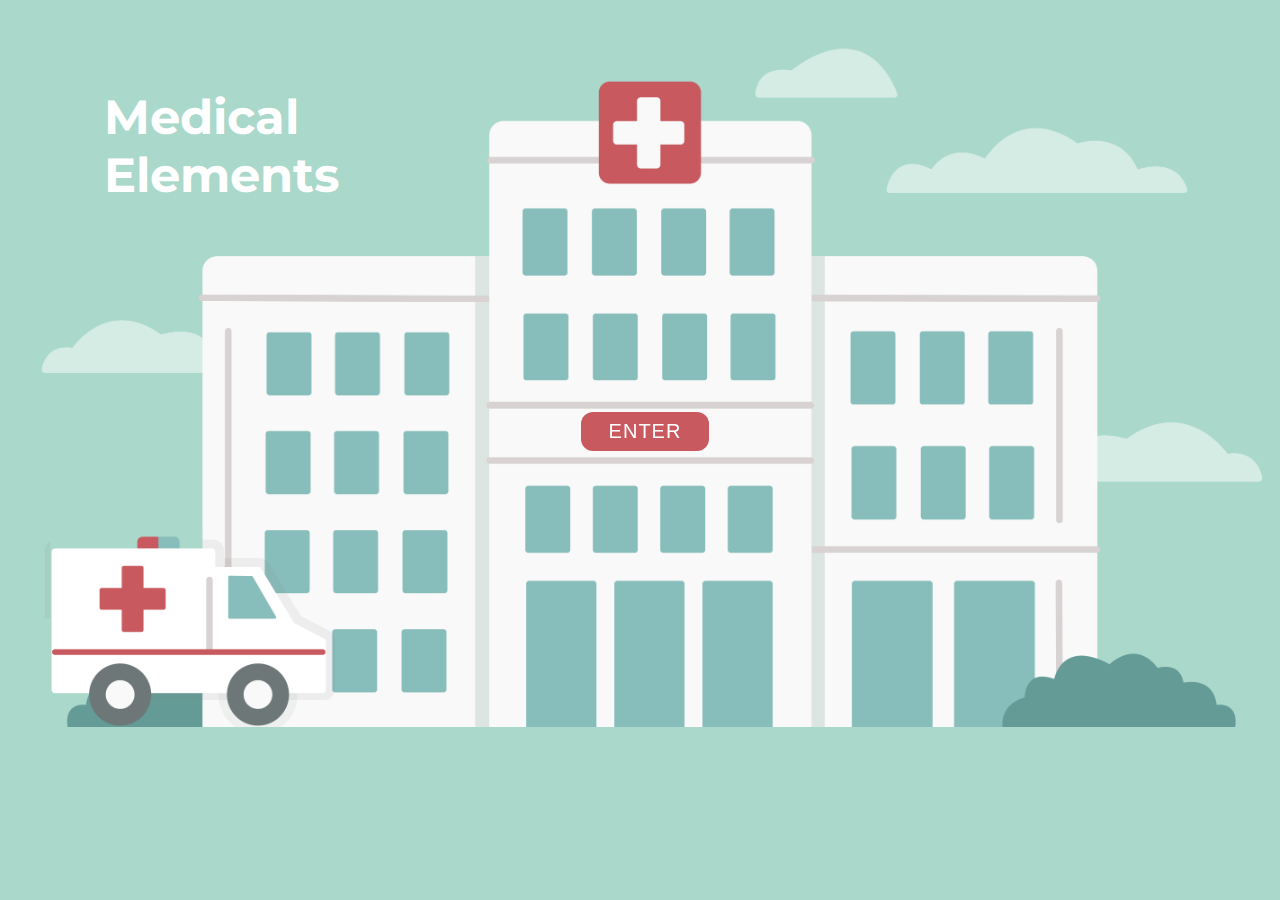
<file: index.html>
<html>
<head>
  <meta charset="utf-8">
  <title>Elements </title>
  <meta content="width=device-width, initial-scale=1" name="viewport">
    
    <link href="css/style.css" rel="stylesheet" type="text/css"> <link>
    <link href="https://fonts.googleapis.com/css?family=Montserrat" rel="stylesheet">
    
    </head>
    
    <body>
        
       <img src='images/splash1.png'img class="splash">
        <h1>Medical <br> Elements</h1> 
       
     <a href="home.html"><button type="button" class="button1 grow-1" >Enter</button></a> 
    </body>
            
            
    
     
    </html>
</file>
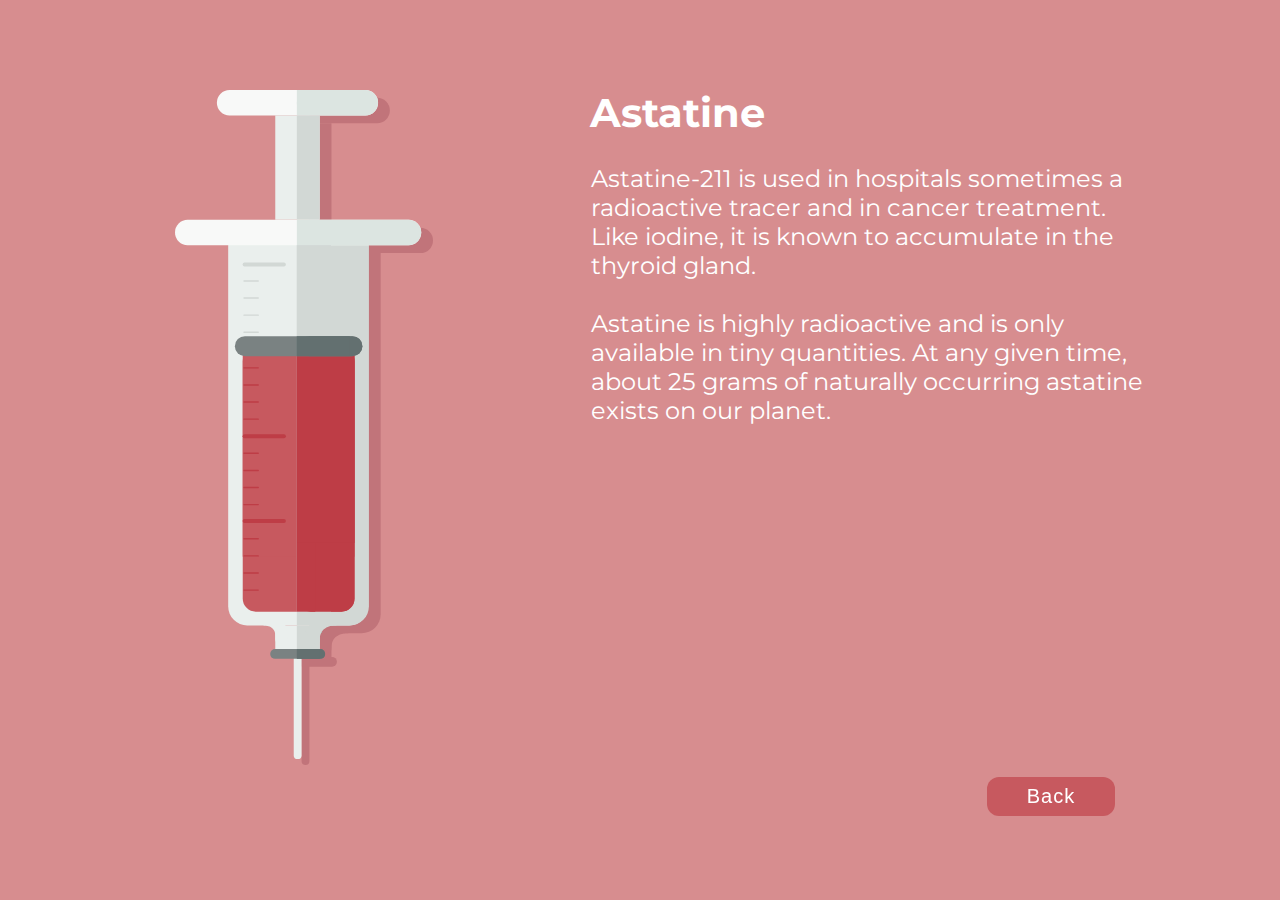
<file: astatine.html>
<html>

  
  <head>
  <meta charset="utf-8">
  <title>Elements </title>
  <meta content="width=device-width, initial-scale=1" name="viewport">
    
    <link href="css/style.css" rel="stylesheet" type="text/css"> <link>
    <link href="https://fonts.googleapis.com/css?family=Montserrat" rel="stylesheet">
    
    </head>
    
    <body class="pinkbody">
   <img src="images/astatine.svg" img class="astatine1">
   
     <h3> Astatine</h3>
     
     
        <p>Astatine-211 is used in hospitals sometimes a radioactive tracer and in cancer treatment. Like iodine, it is known to accumulate in the thyroid gland. <br> <br> Astatine is highly radioactive and is only available in tiny quantities. At any given time, about 25 grams of naturally occurring astatine exists on our planet.  </p>
        
        <a href="home.html"><button type="button" class="button2 grow-1" >Back</button></a>
        
    </body>

</html>
</file>
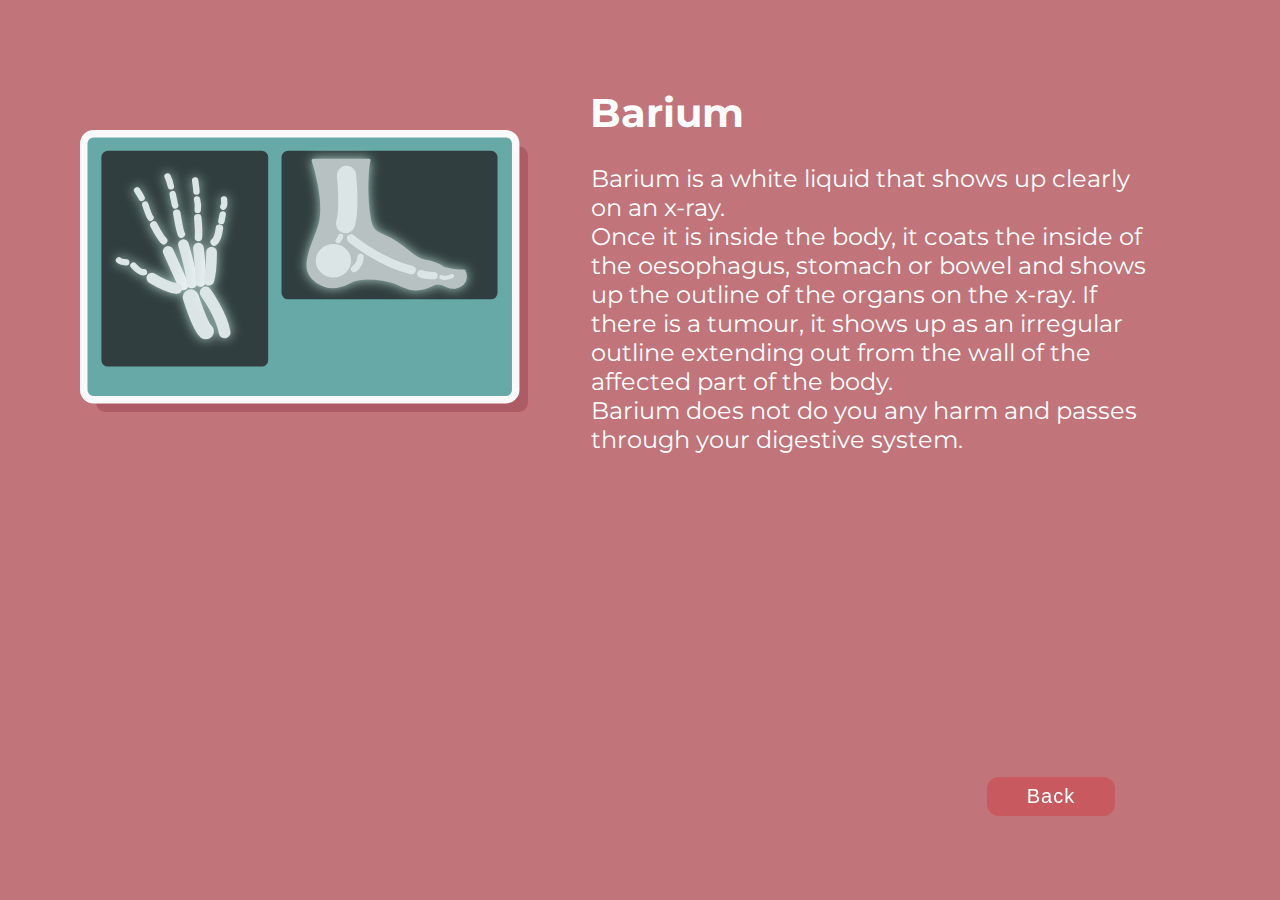
<file: barium.html>
<html>

  
  <head>
  <meta charset="utf-8">
  <title>Elements </title>
  <meta content="width=device-width, initial-scale=1" name="viewport">
    
    <link href="css/style.css" rel="stylesheet" type="text/css"> <link>
    <link href="https://fonts.googleapis.com/css?family=Montserrat" rel="stylesheet">
    
    </head>
    
    <body class="redbody">
   <img src="images/xray1.svg" img class="barium1">
   
     <h3> Barium</h3>
     
     
        <p>Barium is a white liquid that shows up clearly on an x-ray. <br>Once it is inside the body, it coats the inside of the oesophagus, stomach or bowel and shows up the outline of the organs on the x-ray.

If there is a tumour, it shows up as an irregular outline extending out from the wall of the affected part of the body.<br>

Barium does not do you any harm and passes through your digestive system. </p>
        
        <a href="home.html"><button type="button" class="button2 grow-1" >Back</button></a>
        
    </body>

</html>
</file>
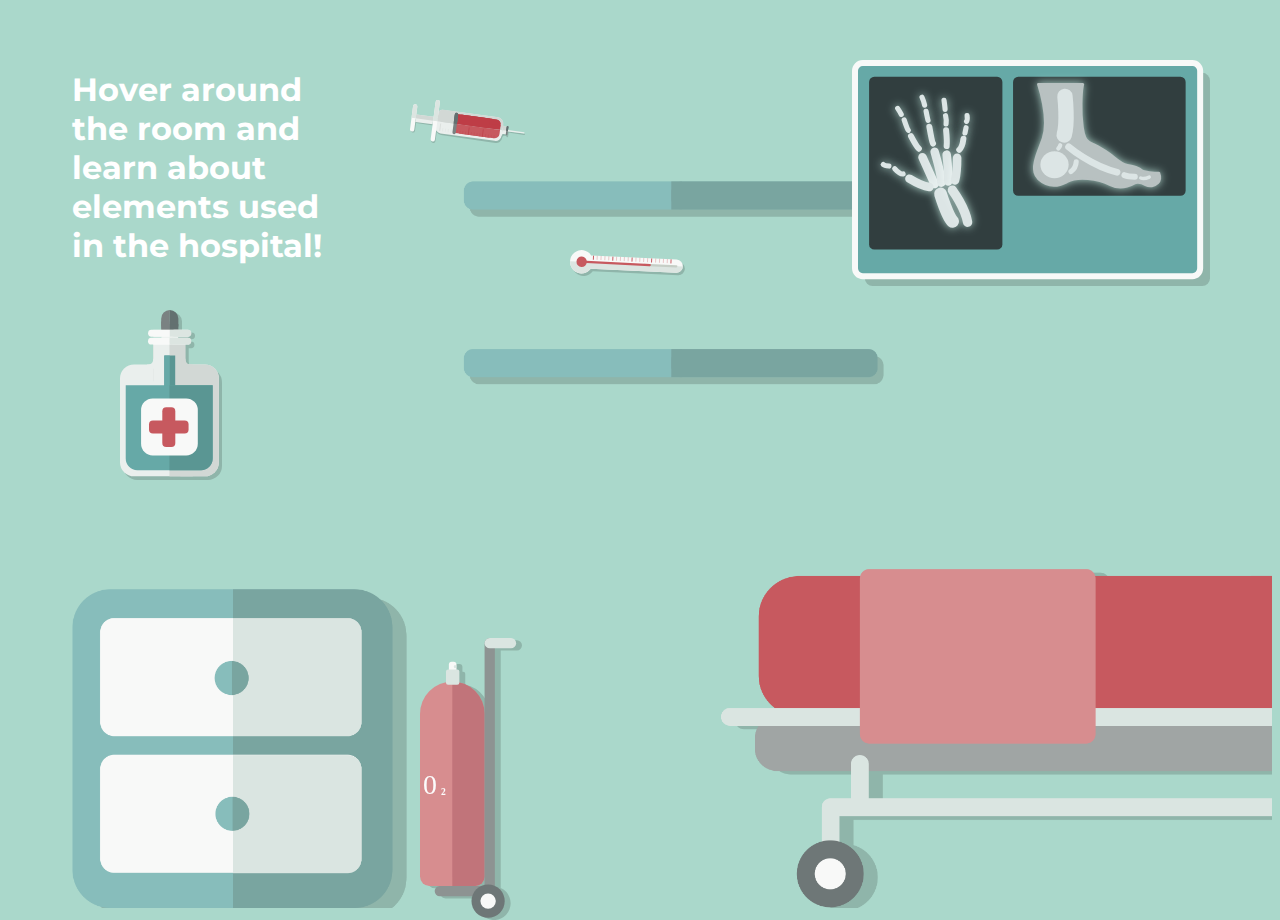
<file: home.html>
<html>
<head>
  <meta charset="utf-8">
  <title>Elements </title>
  <meta content="width=device-width, initial-scale=1" name="viewport">
    
    <link href="css/style.css" rel="stylesheet" type="text/css"> <link>
    <link href="https://fonts.googleapis.com/css?family=Montserrat" rel="stylesheet">
    
    </head>
    
    <body>
       <div class="whole">
        
      
        <h2>Hover around <br>the room and <br>learn about <br>elements used <br>in the hospital! </h2> 
        
        
        <a href="iodine.html"><img src="images/disinfectant.svg" img class="iodine grow-1"></a>
        <a href="astatine.html"><img src="images/syringe.svg" img class="syringe grow-1"></a>   
        <a href="mercury.html"><img src="images/thermometer.svg" img class="thermometer grow-1"></a> 
        <a href="oxygen.html"><img src="images/oxygen.svg" img class="oxygen grow-1"></a>  
         <a href="barium.html"><img src="images/xray.svg" img class="xray grow-1"></a>  
      
            </div>
           
            </body>
    </html>
</file>
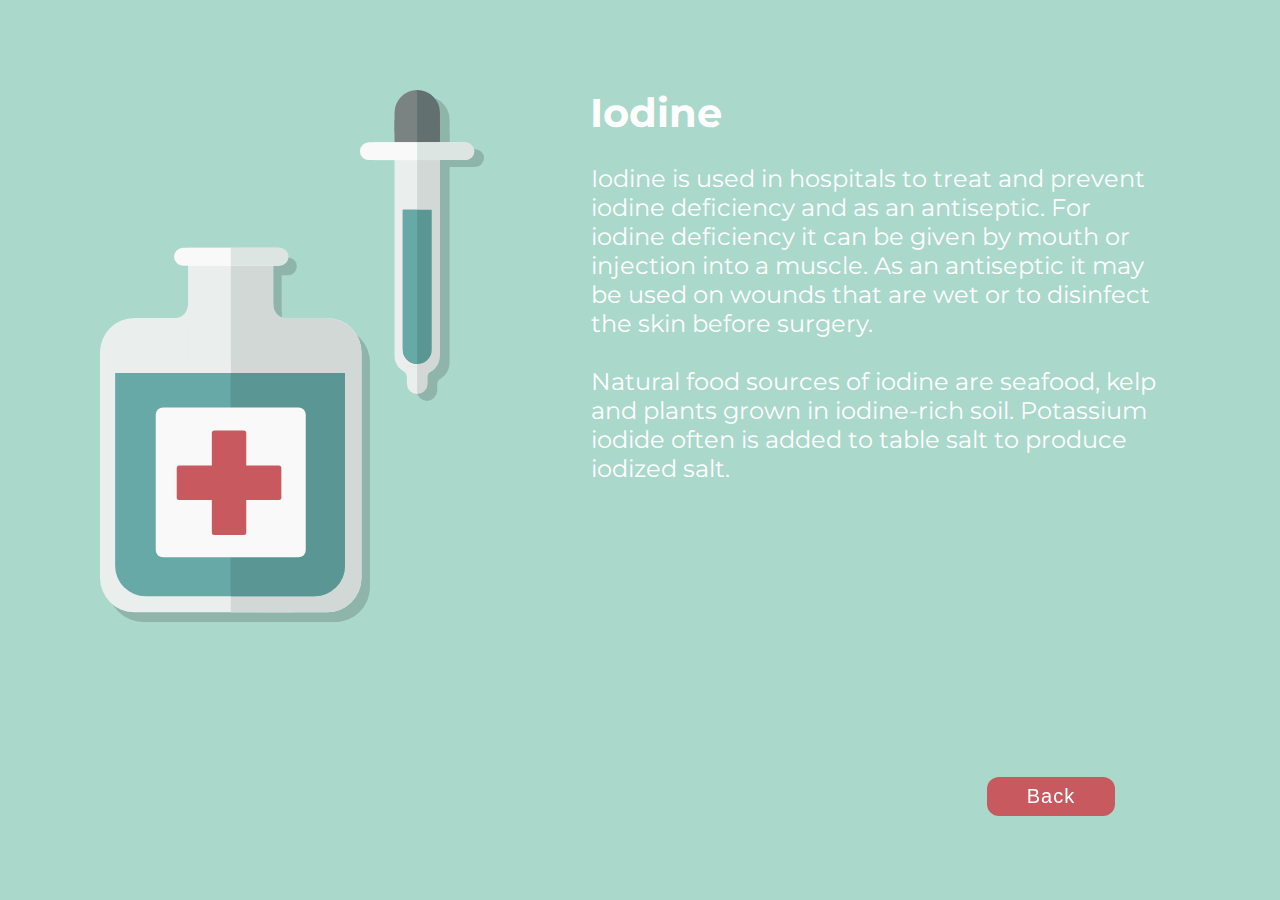
<file: iodine.html>
<html>

  
  <head>
  <meta charset="utf-8">
  <title>Elements </title>
  <meta content="width=device-width, initial-scale=1" name="viewport">
    
    <link href="css/style.css" rel="stylesheet" type="text/css"> <link>
    <link href="https://fonts.googleapis.com/css?family=Montserrat" rel="stylesheet">
    
    </head>
    
    <body>
   <img src="images/iodine.svg" img class="iodine1">
   
     <h3> Iodine</h3>
     
     
        <p>Iodine is used in hospitals to treat and prevent iodine deficiency and as an antiseptic. For iodine deficiency it can be given by mouth or injection into a muscle. As an antiseptic it may be used on wounds that are wet or to disinfect the skin before surgery.<br> <br> Natural food sources of iodine are seafood, kelp and plants grown in iodine-rich soil. Potassium iodide often is added to table salt to produce iodized salt.  </p>
        
        <a href="home.html"><button type="button" class="button2 grow-1" >Back</button></a>
        
    </body>

</html>
</file>
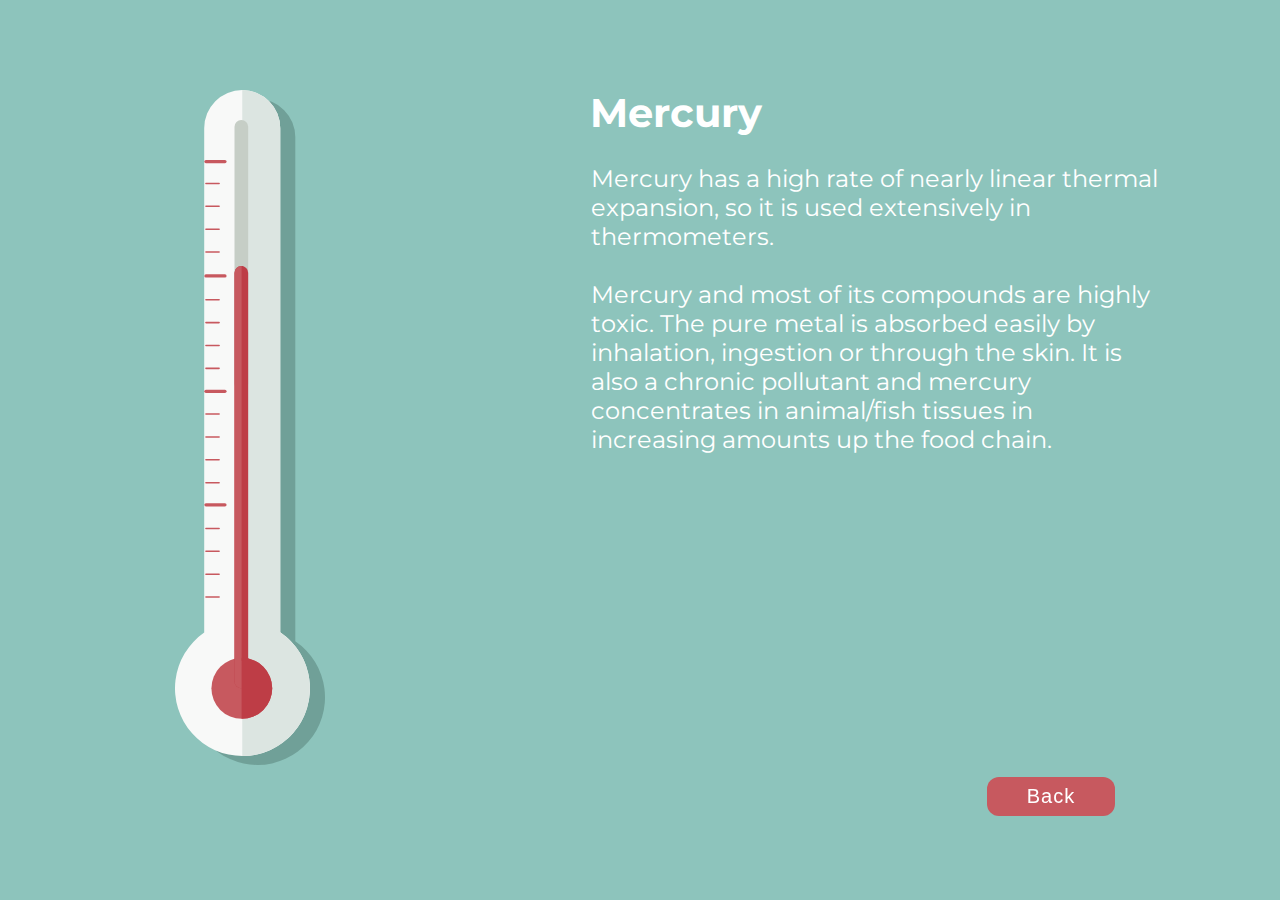
<file: mercury.html>
<html>

  
  <head>
  <meta charset="utf-8">
  <title>Elements </title>
  <meta content="width=device-width, initial-scale=1" name="viewport">
    
    <link href="css/style.css" rel="stylesheet" type="text/css"> <link>
    <link href="https://fonts.googleapis.com/css?family=Montserrat" rel="stylesheet">
    
    </head>
    
    <body class="greenbody">
   <img src="images/barium.svg" img class="astatine1">
   
     <h3> Mercury</h3>
     
     
        <p>Mercury has a high rate of nearly linear thermal expansion, so it is used extensively in thermometers.<br> <br> Mercury and most of its compounds are highly toxic.

The pure metal is absorbed easily by inhalation, ingestion or through the skin.

It is also a chronic pollutant and mercury concentrates in animal/fish tissues in increasing amounts up the food chain.  </p>
        
        <a href="home.html"><button type="button" class="button2 grow-1" >Back</button></a>
        
    </body>

</html>
</file>
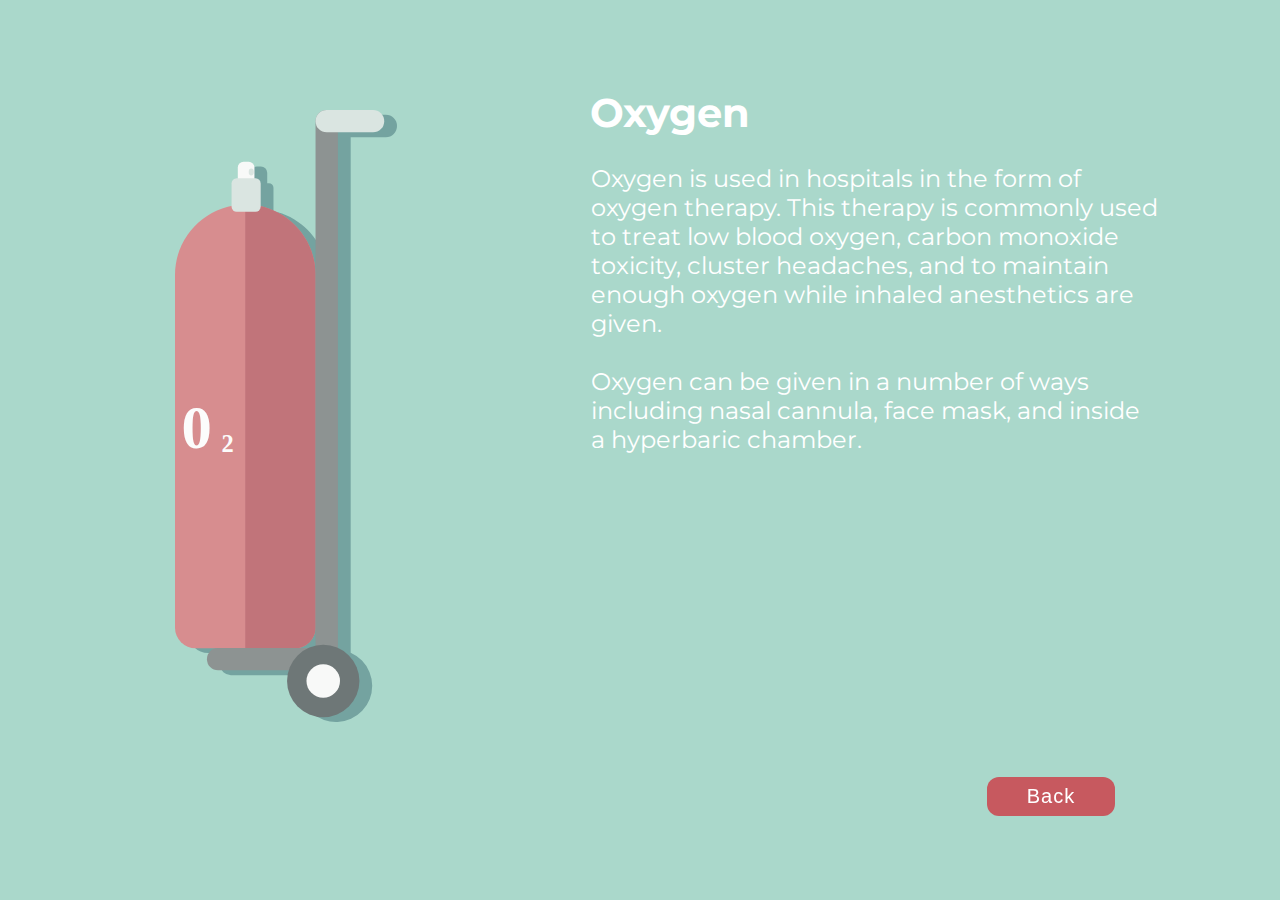
<file: oxygen.html>
<html>

  
  <head>
  <meta charset="utf-8">
  <title>Elements </title>
  <meta content="width=device-width, initial-scale=1" name="viewport">
    
    <link href="css/style.css" rel="stylesheet" type="text/css"> <link>
    <link href="https://fonts.googleapis.com/css?family=Montserrat" rel="stylesheet">
    
    </head>
    
    <body>
   <img src="images/oxygen1.svg" img class="oxygen1">
   
     <h3> Oxygen</h3>
     
     
        <p class="oxygenp">Oxygen is used in hospitals in the form of oxygen therapy. This therapy is commonly used to treat low blood oxygen, carbon monoxide toxicity, cluster headaches, and to maintain enough oxygen while inhaled anesthetics are given. <br> <br> Oxygen can be given in a number of ways including nasal cannula, face mask, and inside a hyperbaric chamber.  </p>
        
        <a href="home.html"><button type="button" class="button2 grow-1" >Back</button></a>
        
    </body>

</html>
</file>
<file: css/style.css>
body {background-color:#AAD8CB; }

.pinkbody {background-color:#d78d8f;}

.greenbody {background-color: #8dc4bc;}

.redbody {background-color: #c1747a;}
.splash {width: 100%;
position: absolute;}

h1 { font-family: 'Montserrat', sans-serif;
    color: white;
    position: absolute;
    font-size: 3em;
padding-left: 2em;
padding-top: 1em;}

h2 { font-family: 'Montserrat', sans-serif;
    color: white;
    position: absolute;
    font-size: 2em;
padding-left: 2em;
padding-top: 1.1em;}

h3 { font-family: 'Montserrat', sans-serif;
    color: white;
    position: absolute;
    font-size: 2.5em;
padding-right: 2em;
    padding-left: 14.55em;
padding-top: 1em;
float: right;}

p{font-family: 'Montserrat', sans-serif;
    color: white;
    position: absolute;
    font-size: 1.5em;
padding-right: 5em;
    padding-left: 24.3em;
padding-top: 5.5em;
float: right;}

.oxygenp{font-family: 'Montserrat', sans-serif;
    color: white;
    position: absolute;
    font-size: 1.5em;
padding-right: 5em;
    padding-left: 24.3em;
padding-top: 5.5em;
float: right;}

.button1 {
    position: absolute;
    width: 10%;
   
    background-color: #C7595F;
    border: none;
    color: white;
    padding: 8px 24px;
    left: 28.8em;
    top: 20.4em;
    text-align: center;
    text-decoration: none;
    display: inline-block;
    font-size: 20px;
    text-transform: uppercase;
    letter-spacing: 1;
    margin: 4px 5px;
    cursor: pointer;
    border-radius: 12px;
}

.button2 {
    position: absolute;
    width: 10%;
   
    background-color: #C7595F;
    border: none;
    color: white;
    padding: 8px 24px;
  right: 8em;
  bottom: 4em;
    text-align: center;
    text-decoration: none;
    display: inline-block;
    font-size: 20px;
    letter-spacing: 1;
    margin: 4px 5px;
    cursor: pointer;
    border-radius: 12px;
}


.button3 {
    position: absolute;
    width: 10%;
   
    background-color: #C7595F;
    border: none;
    color: white;
    padding: 8px 24px;
  right: 8em;
  bottom: 2em;
    text-align: center;
    text-decoration: none;
    display: inline-block;
    font-size: 20px;
    letter-spacing: 1;
    margin: 4px 5px;
    cursor: pointer;
    border-radius: 12px;
}

.grow-1{
    display: inline-block;
    transition-duration: 0.4s;
    -webkit-transition-duration: 0.4s;
    transition-property: transform;  
    -webkit-transition-property: transform;
    transform: translateZ(0);
    -webkit-transform: translateZ(0);
    
    box-shadow: 0 0 1px rgba(0, 0, 0, 0);
}

.grow-1:hover, .grow-1:focus, .grow-1:active {
    transform: scale(1.15);
    -webkit-transform: scale(1.15);
 
}

.iodine {
    position: absolute;
    top: 310px;
    left: 120px;
    z-index: 1;
    width: 8%;
    float: left;
}

.syringe {
    position: absolute;
    top: 100px;
    left: 410px;
    z-index: 1;
    width: 9%
}

.thermometer {
    position: absolute;
    top: 250px;
    left: 570px;
    z-index: 1;
    width: 9%
}

.oxygen {
    position: absolute;
    bottom:-20px;
    left: 420px;
    z-index: 1;
    width: 8%
}
.xray {
    position: absolute;
    top: 60px;
   right: 70px;
    z-index: 1;
    width: 28%
}

.iodine1 {
    position:absolute;
    width:30%;
    top: 90px;
    left: 100px;
    
}

.astatine1 {
    position:absolute;
    height: 75%;
    top: 90px;
    left: 175px;
    
}

.barium1 {
    position:absolute;
  width: 35%;
    top: 130px;
    left: 80px;
    
}

.oxygen1 {
    position:absolute;
  height: 68%;
    top: 110px;
    left: 175px;
    
}

   
        
        .whole {widows: 100vw;
    height: 100vh;
    background-image: url(../images/homepage.png);
    background-size: cover}



.splitscreen {display: flex;}

.side1, .side2 {display:flex;
flex-direction:column;
justify-content: center;}

.side1{}
</file>
